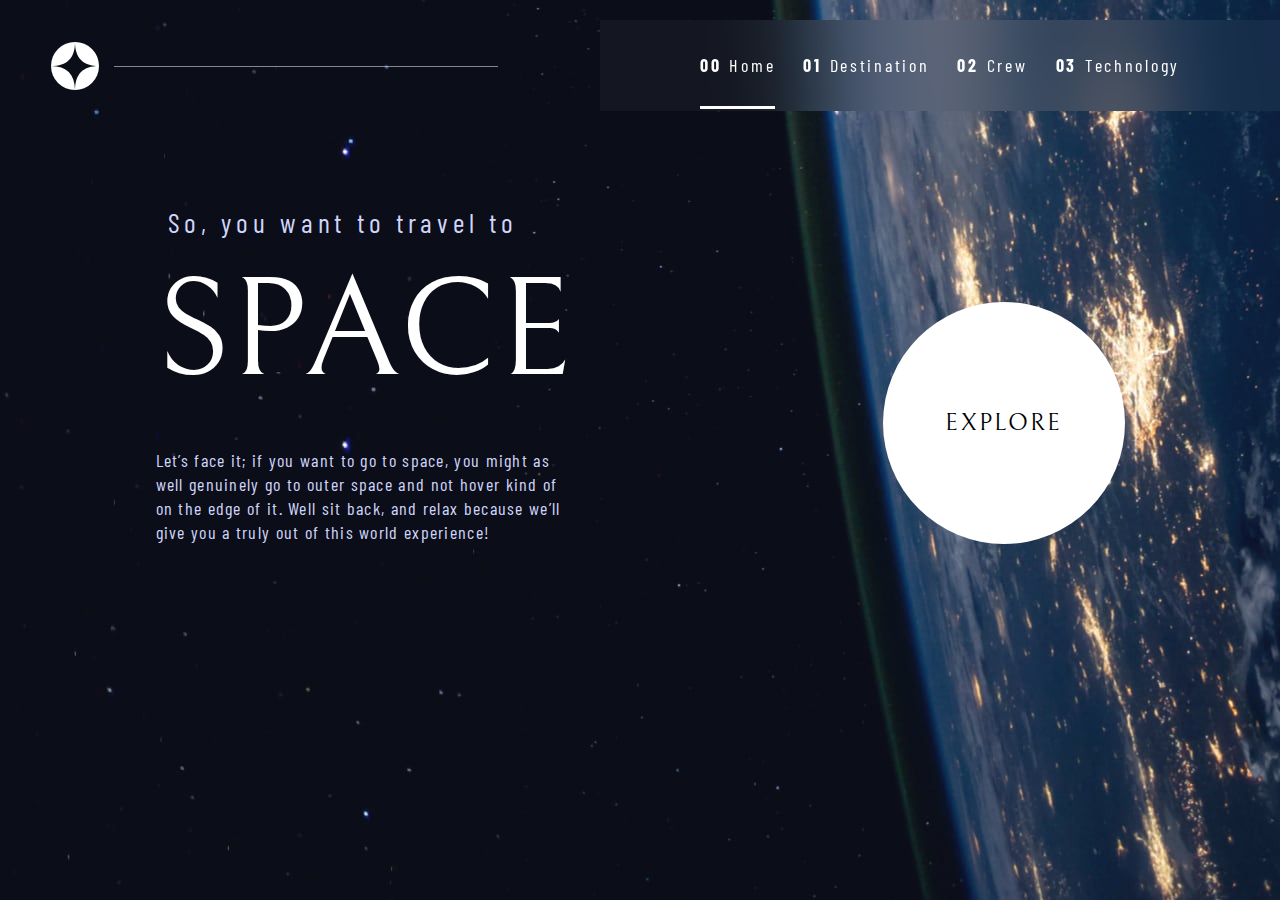
<file: src/index.html>
<!DOCTYPE html>
<html lang="en">
<head>
    <meta charset="UTF-8">
    <meta http-equiv="X-UA-Compatible" content="IE=edge">
    <meta name="viewport" content="width=device-width, initial-scale=1.0">
    <link rel="preconnect" href="https://fonts.googleapis.com">
    <link rel="preconnect" href="https://fonts.gstatic.com" crossorigin>
    <link href="https://fonts.googleapis.com/css2?family=Barlow+Condensed&family=Bellefair&display=swap" rel="stylesheet">
    <link rel="stylesheet" href="main.css">
    <link rel="stylesheet" href="index_css/index.css">
    <script src="script.js" defer></script>
    <title>SpaceTourism</title>
</head>
<body>

    <header>
        <div class="nav-container">
            <div class="logo">
               <a href="index.html"><img src="assets/shared/logo.svg" alt="Space tourism logo"></a>
            </div>
            <div class="mobile-nav-toggle">
                <img data-open-menu src="assets/shared/icon-hamburger.svg" alt="Open mobile menu">
                <img data-close-menu class="hide" src="assets/shared/icon-close.svg" alt="Open mobile menu">
            </div>
            <nav data-menu-list>
                <ul role="list" class="nav-list">
                    <li class="nav-item active"><span class="nav-text">00</span><a class="nav-text" href="index.html">Home</a></li>
                    <li class="nav-item"><span class="nav-text">01</span><a class="nav-text" href="destination.html">Destination</a></li>
                    <li class="nav-item"><span class="nav-text">02</span><a class="nav-text" href="crew.html">Crew</a></li>
                    <li class="nav-item"><span class="nav-text">03</span><a class="nav-text" href="technology.html">Technology</a></li>
                </ul>
            </nav>
        </div>
    </header>

    <main>
        
        <section class="hero-section index-hero">
            <div class="container">
                <p>So, you want to travel to</p>
                <h3>SPACE</h3>
                <p>Let’s face it; if you want to go to space, you might as well genuinely go to 
                    outer space and not hover kind of on the edge of it. Well sit back, and relax 
                    because we’ll give you a truly out of this world experience!</p>
            </div>
            <button class="explore-button">EXPLORE</button>
        </section>
    </main>
    
</body>
</html>
</file>
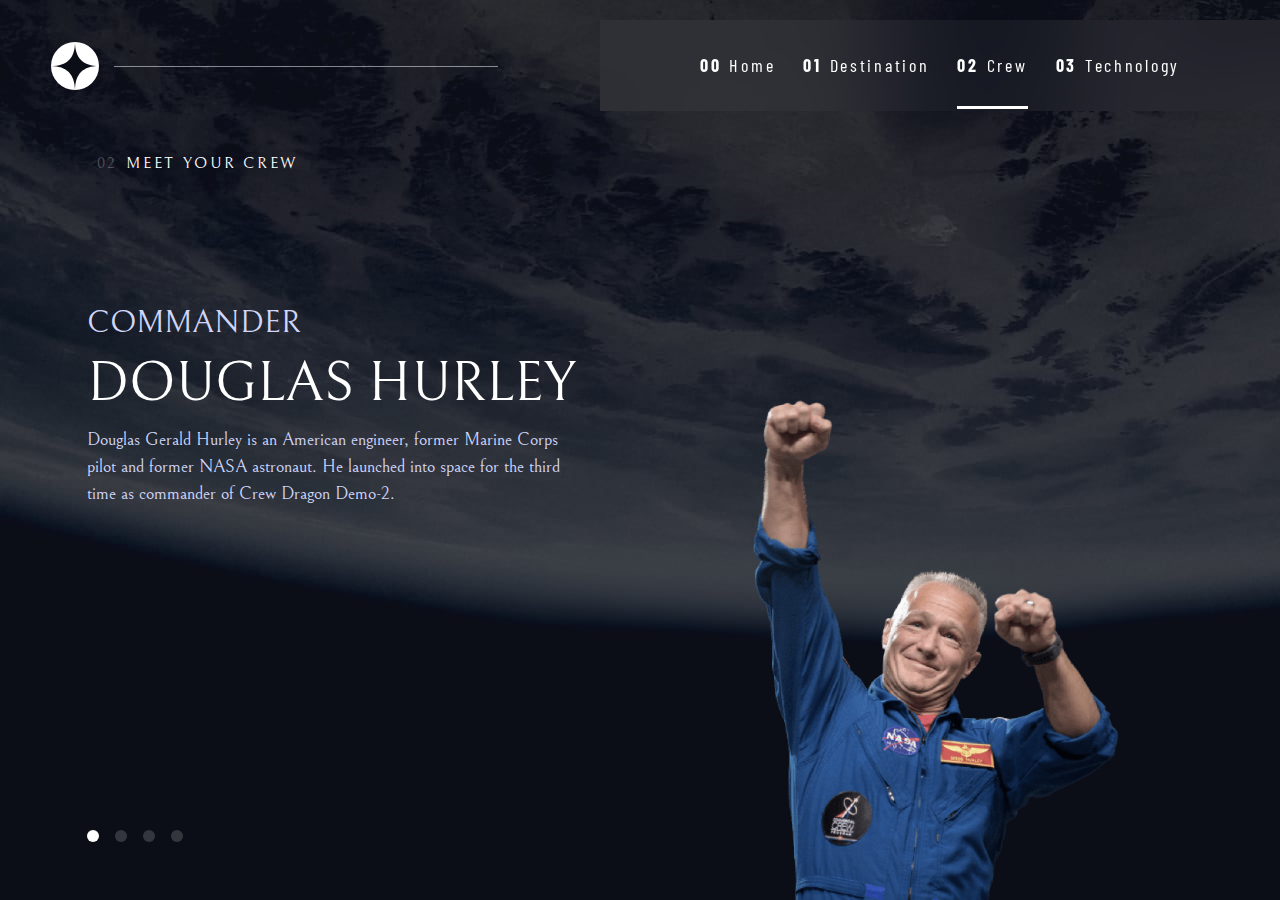
<file: src/crew.html>
<!DOCTYPE html>
<html lang="en">
<head>
    <meta charset="UTF-8">
    <meta http-equiv="X-UA-Compatible" content="IE=edge">
    <meta name="viewport" content="width=device-width, initial-scale=1.0">
    <link rel="preconnect" href="https://fonts.googleapis.com">
    <link rel="preconnect" href="https://fonts.gstatic.com" crossorigin>
    <link href="https://fonts.googleapis.com/css2?family=Barlow+Condensed&family=Bellefair&display=swap" rel="stylesheet">
    <link rel="stylesheet" href="main.css">
    <link rel="stylesheet" href="index_css/index.css">
    <script src="script.js" defer></script>
    <title>SpaceTourism</title>
</head>
<body class="crew-body">

    <header>
        <div class="nav-container">
            <div class="logo">
               <a href="../index.html"><img src="assets/shared/logo.svg" alt="Space tourism logo"></a>
            </div>
            <div class="mobile-nav-toggle">
                <img data-open-menu src="assets/shared/icon-hamburger.svg" alt="Open mobile menu">
                <img data-close-menu class="hide" src="assets/shared/icon-close.svg" alt="Open mobile menu">
            </div>
            <nav data-menu-list>
                <ul role="list" class="nav-list">
                    <li class="nav-item"><span class="nav-text">00</span><a class="nav-text" href="../index.html">Home</a></li>
                    <li class="nav-item"><span class="nav-text">01</span><a class="nav-text" href="destination.html">Destination</a></li>
                    <li class="nav-item active"><span class="nav-text">02</span><a class="nav-text" href="crew.html">Crew</a></li>
                    <li class="nav-item"><span class="nav-text">03</span><a class="nav-text" href="technology.html">Technology</a></li>
                </ul>
            </nav>
        </div>
    </header>

    <main>
        <section class="crew-section">
            <div class="container">
                <div class="text-col">
                    <div class="title"><span>02</span>MEET YOUR CREW</div>
                    <div class="img-col first">
                        <img data-crew-img src="assets/crew/image-douglas-hurley.png" alt="">
                    </div>
                    <div class="person-and-list">
                        <div class="person">
                            <p class="role" data-role>COMMANDER</p>
                            <p class="name" data-name>DOUGLAS HURLEY</p>
                            <p class="main-text" data-crew-text>Douglas Gerald Hurley is an American engineer, former Marine Corps pilot 
                                and former NASA astronaut. He launched into space for the third time as 
                                commander of Crew Dragon Demo-2.
                            </p>
                        </div>
                        
                        <ul class="crew-list" role="list">
                            <li><button class="btn-0 crew-button active"></button></li>
                            <li><button class="btn-1 crew-button"></button></li>
                            <li><button class="btn-2 crew-button"></button></li>
                            <li><button class="btn-3 crew-button"></button></li>
                        </ul>
                    </div>
                </div>

                <div class="img-col last">
                    <img data-crew-img src="assets/crew/image-douglas-hurley.png" alt="">
                </div>
            </div>
        </section>
    </main>
    
</body>
</html>
</file>
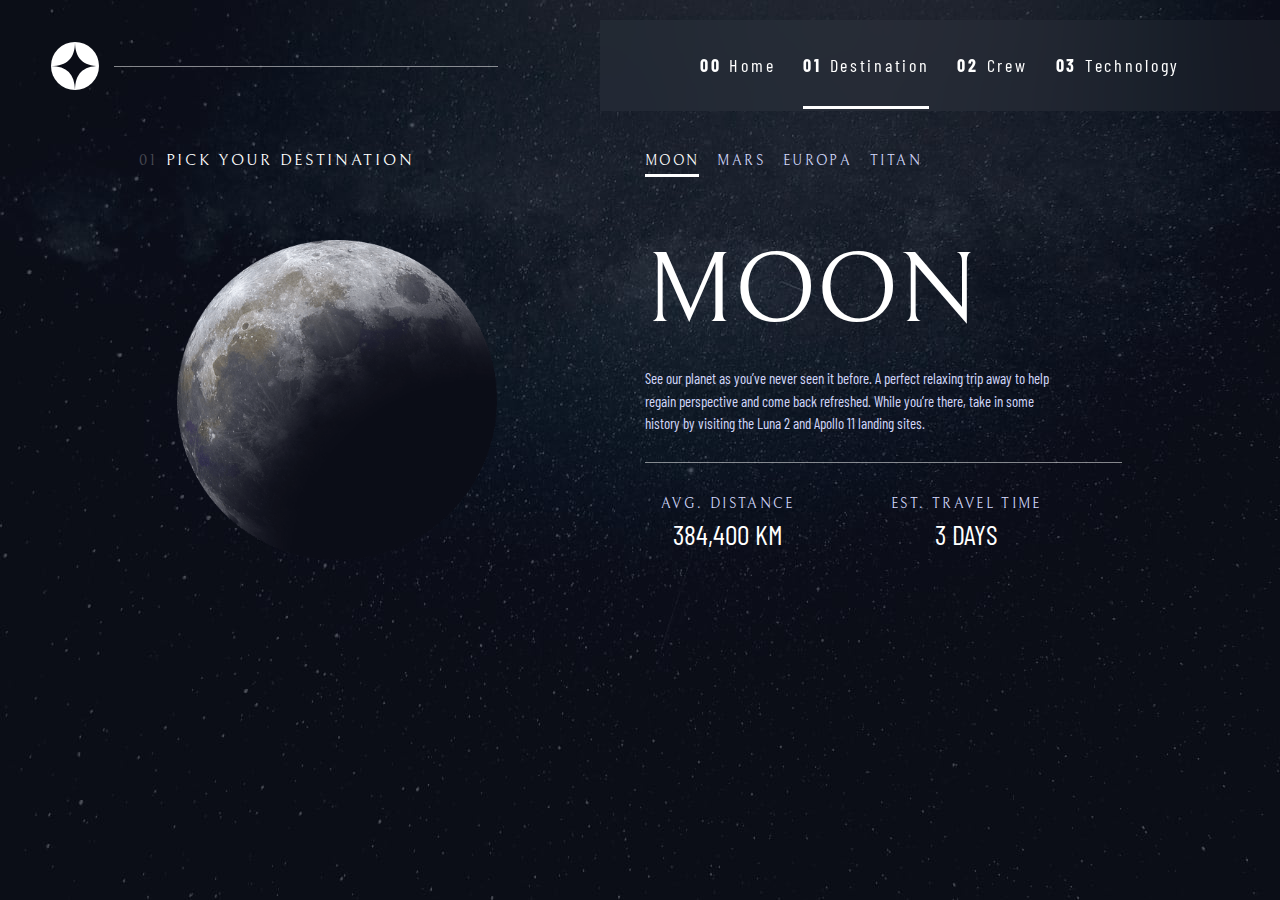
<file: src/destination.html>
<!DOCTYPE html>
<html lang="en">
<head>
    <meta charset="UTF-8">
    <meta http-equiv="X-UA-Compatible" content="IE=edge">
    <meta name="viewport" content="width=device-width, initial-scale=1.0">
    <link rel="preconnect" href="https://fonts.googleapis.com">
    <link rel="preconnect" href="https://fonts.gstatic.com" crossorigin>
    <link href="https://fonts.googleapis.com/css2?family=Barlow+Condensed&family=Bellefair&display=swap" rel="stylesheet">
    <link rel="stylesheet" href="main.css">
    <link rel="stylesheet" href="index_css/index.css">
    <script src="script.js" defer></script>
    <title>SpaceTourism</title>
</head>
<body class="destination-body">

    <header>
        <div class="nav-container">
            <div class="logo">
               <a href="../index.html"><img src="assets/shared/logo.svg" alt="Space tourism logo"></a>
            </div>
            <div class="mobile-nav-toggle">
                <img data-open-menu src="assets/shared/icon-hamburger.svg" alt="Open mobile menu">
                <img data-close-menu class="hide" src="assets/shared/icon-close.svg" alt="Open mobile menu">
            </div>
            <nav data-menu-list>
                <ul role="list" class="nav-list">
                    <li class="nav-item"><span class="nav-text">00</span><a class="nav-text" href="../index.html">Home</a></li>
                    <li class="nav-item active"><span class="nav-text">01</span><a class="nav-text" href="destination.html">Destination</a></li>
                    <li class="nav-item"><span class="nav-text">02</span><a class="nav-text" href="crew.html">Crew</a></li>
                    <li class="nav-item"><span class="nav-text">03</span><a class="nav-text" href="technology.html">Technology</a></li>
                </ul>
            </nav>
        </div>
    </header>

    <main class='destination'>
        
        <section class="hero-section">
            
            <div class="container">
                <h1 class="title"><span>01</span>PICK YOUR DESTINATION</h1>
                <div class="img-container">
                    <img data-planet-img class="planet-img" src="assets/destination/image-moon.png" alt="Moon image">
                </div>
                <ul class="planet-list" role="list">
                    <li class="planet active"><button class="planet-btn">MOON</button></li>
                    <li class="planet"><button class="planet-btn">MARS</button></li>
                    <li class="planet"><button class="planet-btn">EUROPA</button></li>
                    <li class="planet"><button class="planet-btn">TITAN</button></li>
                </ul>
                <div class="planet-data">
                    <div class="planet-info">
                        <div class="planet-header">
                            <h3 class="planet-title" data-planet-name>MOON</h3>
                            <p class="planet-text" data-planet-text>
                                See our planet as you’ve never seen it before. A perfect relaxing trip away to help regain perspective and come back refreshed. While you’re there, take in some history by visiting the Luna 2 and Apollo 11 landing sites.
                            </p>
                        </div>
                        <div class="planet-footer">
                            <div class="distance">
                                <h4>AVG. DISTANCE</h4>
                                <p data-avg-distance>384,400 KM</p>
                            </div>
                            <div class="travel-time">
                                <h4>EST. TRAVEL TIME</h4>
                                <p data-est-travel>3 DAYS</p>
                            </div>
                        </div>
                    </div>
                </div>
                </div>
            </div>
            
        </section>
    </main>
    
</body>
</html>
</file>
<file: src/main.css>
/* Box sizing rules */
*,
*::before,
*::after {
  box-sizing: border-box;
  font: inherit;
}

button, a {
  outline: none;
  border: none;
}

/* Remove default margin */
h1,
h2,
h3,
h4,
p,
figure,
blockquote,
dl,
dd {
  margin: 0;
}

a {
  color: inherit;
  text-decoration: none;
}

/* Remove list styles on ul, ol elements with a list role, which suggests default styling will be removed */
ul[role=list],
ol[role=list] {
  list-style: none;
}

/* Set core root defaults */
html:focus-within {
  scroll-behavior: smooth;
}

/* Set core body defaults */
body {
  min-height: 100vh;
  text-rendering: optimizeSpeed;
  line-height: 1.5;
  margin: 0;
  padding: 0;
  font-family: var(--ff-primary);
  overflow-x: hidden;
  background-image: url("assets/home/background-home-desktop.jpg");
  background-size: cover;
}

body.destination-body {
  background-image: url("assets/destination/background-destination-desktop.jpg");
}

body.crew-body {
  background-image: url("assets/crew/background-crew-desktop.jpg");
}

body.technology-body {
  background-image: url("assets/technology/background-technology-desktop.jpg");
}

@media (max-width: 960px) {
  body {
    background-image: url("assets/home/background-home-tablet.jpg");
  }
  body.destination-body {
    background-image: url("assets/destination/background-destination-tablet.jpg");
  }
  body.crew-body {
    background-image: url("assets/crew/background-crew-tablet.jpg");
  }
  body.technology-body {
    background-image: url("assets/technology/background-technology-tablet.jpg");
  }
}
@media (max-width: 600px) {
  body {
    background-image: url("assets/home/background-home-mobile.jpg");
  }
  body.destination-body {
    background-image: url("assets/destination/background-destination-mobile.jpg");
  }
  body.crew-body {
    background-image: url("assets/crew/background-crew-mobile.jpg");
  }
  body.technology-body {
    background-image: url("assets/technology/background-technology-mobile.jpg");
  }
}
/* Make images easier to work with */
img,
picture {
  max-width: 100%;
  display: block;
}

/* Remove all animations, transitions and smooth scroll for people that prefer not to see them */
@media (prefers-reduced-motion: reduce) {
  html:focus-within {
    scroll-behavior: auto;
  }
  *,
*::before,
*::after {
    -webkit-animation-duration: 0.01ms !important;
            animation-duration: 0.01ms !important;
    -webkit-animation-iteration-count: 1 !important;
            animation-iteration-count: 1 !important;
    transition-duration: 0.01ms !important;
    scroll-behavior: auto !important;
  }
}
.nav-text {
  font-family: var(--ff-barlow-condensed);
  font-size: 20px;
  letter-spacing: 2.7px;
}

.hide {
  display: none;
}

.container {
  width: 88%;
  margin-inline: auto;
}

:root {
  --clr-primary-800: #0B0D17;
  --clr-secondary-900: #FFF;
  --clr-secondary-500: #D0D6F9;
  --ff-primary: "Bellefair", serif;
  --ff-barlow-condensed: "Barlow Condensed", sans-serif;
  --tablet-max-width: 1024px;
  --mobile-max-width: 550px;
  --fs-h1: 150px;
  --fs-h2: 100px;
  --fs-h3: 56px;
  --fs-h4: 32px;
  --fs-h5: 28px;
  --fs-btn-20: 20px;
  --letter-spacing-medium: 2.7px;
}

.nav-container {
  width: 96%;
  margin-inline: auto;
  display: flex;
  justify-content: space-between;
  align-items: center;
}

.nav-item {
  cursor: pointer;
  color: white;
  position: relative;
  width: -webkit-fit-content;
  width: -moz-fit-content;
  width: fit-content;
}

.nav-item::after, .nav-item:hover::after, .nav-item:focus-within::after {
  content: "";
  width: 100%;
  height: 3px;
  background: #FFFFFF;
  mix-blend-mode: normal;
  opacity: 0;
  position: absolute;
  left: 0;
  top: 200%;
  transition: opacity 300ms ease-in-out;
  z-index: 999;
}

.nav-item:hover::after, .nav-item:focus-within::after {
  opacity: 0.5;
}

.nav-item.active::after {
  opacity: 1;
}

.mobile-nav-toggle {
  display: none;
}

span.nav-text {
  font-weight: bold;
  margin-right: 1ch;
}

@media (max-width: 640px) {
  .nav-item::after, .nav-item:hover::after, .nav-item:focus-within::after {
    top: 100%;
  }
  nav {
    z-index: 100;
    transform: translateX(100%);
    transition: all 300ms ease-in-out;
    position: fixed;
    height: calc(100vh + 15px);
    top: -15px;
    right: 0;
    width: 65%;
    background-color: rgba(255, 255, 255, 0.04);
    -webkit-backdrop-filter: blur(40.7742px);
            backdrop-filter: blur(40.7742px);
  }
  nav.opened {
    transform: translateX(0);
  }
  .nav-container {
    padding: 20px;
  }
  .mobile-nav-toggle {
    cursor: pointer;
    z-index: 999;
    display: block;
  }
  .nav-item {
    margin: 25px;
  }
  .nav-item:first-child {
    margin-top: 35%;
  }
}
@media (min-width: 640px) {
  .nav-container {
    float: right;
    margin: 0;
  }
  .nav-list {
    display: flex;
    gap: 2em;
    background-color: rgba(255, 255, 255, 0.04);
    -webkit-backdrop-filter: blur(40.7742px);
            backdrop-filter: blur(40.7742px);
    color: white;
    font-size: 14px;
    padding: 32px 22px;
  }
  .nav-container {
    margin-top: -20px;
  }
}
@media (min-width: 960px) {
  .nav-container {
    margin-top: 20px;
  }
  .nav-list {
    padding: 32px 100px;
    margin: 0;
  }
  .nav-text {
    font-size: 18px;
  }
  .logo {
    position: relative;
  }
  .logo::after {
    content: "";
    background-color: #FFF;
    height: 1px;
    width: 30vw;
    top: 50%;
    left: 130%;
    position: absolute;
    opacity: 0.5;
    z-index: 111;
  }
}
@media (min-width: 640px) and (max-width: 960px) {
  .nav-text:not(a) {
    display: none;
  }
  .nav-list {
    padding: 32px 60px;
  }
}/*# sourceMappingURL=main.css.map */
</file>
<file: src/index_css/index.css>
.hero-section .container {
  display: flex;
  flex-direction: column;
  align-items: center;
  color: white;
  gap: 10px;
  text-align: center;
  width: 88%;
}
.hero-section .container p {
  font-family: var(--ff-barlow-condensed);
  color: #D0D6F9;
}
.hero-section .container p:first-child {
  letter-spacing: var(--letter-spacing-medium);
  letter-spacing: 4.72px;
  margin-top: 1vh;
}
.hero-section .container h3 {
  font-size: var(--fs-h3);
}

.explore-button {
  cursor: pointer;
  z-index: 0;
  border-radius: 50%;
  width: 150px;
  height: 150px;
  background-color: white;
  display: flex;
  align-items: center;
  justify-content: center;
  margin-inline: auto;
  margin-top: 62px;
  border: none;
  outline: none;
  position: relative;
  letter-spacing: 2px;
  font-size: var(--fs-btn-20);
  font-family: var(--ff-primary);
  isolation: isolate;
}
.explore-button:hover::after, .explore-button:focus-within::after, .explore-button:after {
  content: "";
  position: absolute;
  left: 50%;
  top: 50%;
  transform: translate(-50%, -50%);
  background-color: #fff;
  opacity: 0;
  mix-blend-mode: normal;
  z-index: -1;
  border-radius: 50%;
  width: 150%;
  height: 150%;
  transform-origin: 0% 0%;
  scale: 0.65;
  transition: 300ms ease-in-out;
}
.explore-button:hover::after, .explore-button:focus-within::after {
  opacity: 0.1;
  scale: 1;
}

@media (min-width: 640px) {
  .hero-section.index-hero .container {
    width: 50%;
    gap: 3px;
  }
  .hero-section.index-hero .container h3 {
    font-size: 100px;
  }
  .hero-section.index-hero .container p:first-child {
    margin-top: 5vh;
    font-size: 20px;
  }
  .explore-button {
    width: 200px;
    height: 200px;
    font-size: 22px;
  }
}
@media (min-width: 960px) {
  .hero-section.index-hero {
    display: flex;
    align-items: flex-end;
    justify-content: space-between;
    width: 100%;
    margin-inline: auto;
    padding: 10vh 0;
    margin: 0;
  }
  .hero-section.index-hero .container {
    display: flex;
    flex-direction: column;
    align-items: start;
    color: white;
    gap: 0;
    width: -webkit-min-content;
    width: -moz-min-content;
    width: min-content;
  }
  .hero-section.index-hero .container h3 {
    font-size: 140px;
    margin: 0;
    padding: 0;
  }
  .hero-section.index-hero .container p:first-child {
    font-size: 28px;
    margin: 0 0 -15px 1ch;
  }
  .hero-section.index-hero .container p {
    text-align: left;
  }
  .hero-section.index-hero .container p:last-child {
    font-size: 18px;
    line-height: 24px;
    letter-spacing: 1.3px;
    margin-top: 10px;
  }
  .explore-button {
    width: 242px;
    height: 242px;
    font-size: 24px;
  }
}
.destination .container {
  display: grid;
  width: 94%;
  margin-inline: auto;
  grid-template-columns: 1;
  place-items: center;
  place-content: center;
}
.destination .planet-img {
  width: 170px;
  height: 170px;
  margin-inline: auto;
}
.destination .planet-list {
  width: -webkit-fit-content;
  width: -moz-fit-content;
  width: fit-content;
  padding: 0;
  display: flex;
  align-items: center;
  gap: 18px;
}
.destination .planet-list * {
  flex: 1;
}
.destination .planet-footer {
  padding: 20px 0;
  width: 100%;
  position: relative;
}
.destination .planet-footer::after {
  content: "";
  background-color: white;
  width: 100%;
  height: 1px;
  opacity: 0.5;
  position: absolute;
  left: 0;
  bottom: 100%;
}
.destination .distance, .destination .travel-time {
  display: flex;
  flex-direction: column;
  align-items: center;
  gap: 6px;
  padding: 16px;
}
.destination .distance h4, .destination .travel-time h4 {
  color: #D0D6F9;
  font-size: 14px;
  letter-spacing: 2.36px;
  line-height: 16.8px;
}
.destination .distance p, .destination .travel-time p {
  font-size: 28px;
  line-height: 32.09px;
  color: #fff;
}
.destination .planet button {
  background: none;
  border: none;
  outline: none;
  padding: 0;
  letter-spacing: 2.3625px;
  color: #D0D6F9;
  font-size: 14px;
  cursor: pointer;
  position: relative;
  width: -webkit-fit-content;
  width: -moz-fit-content;
  width: fit-content;
}
.destination .planet.active > .planet-btn {
  color: white;
}
.destination .planet .planet-btn::after, .destination .planet .planet-btn:hover::after, .destination .planet .planet-btn:focus-within::after {
  content: "";
  width: 100%;
  height: 3px;
  background: #FFFFFF;
  mix-blend-mode: normal;
  opacity: 0;
  position: absolute;
  left: 0;
  top: 110%;
  transition: opacity 300ms ease-in-out;
  z-index: 999;
}
.destination .planet .planet-btn:hover::after, .destination .planet .planet-btn:focus-within::after {
  opacity: 0.5;
}
.destination .planet.active > .planet-btn::after {
  opacity: 1;
}
.destination .planet-text {
  max-width: 85%;
  margin-inline: auto;
  text-align: center;
  margin-bottom: 15px;
  font-family: var(--ff-barlow-condensed);
  font-size: 15px;
  margin-top: -1ch;
}
.destination .planet-title {
  margin-top: -2px;
  font-size: 56px;
}
.destination [data-avg-distance], .destination [data-est-travel] {
  font-size: 28px;
  font-family: var(--ff-primary);
  line-height: 32.09px;
}
@media (min-width: 600px) {
  .destination .planet-footer {
    padding: 30px;
    display: flex;
    align-items: center;
    justify-content: space-around;
    width: 100%;
    position: relative;
  }
  .destination .planet-footer::after {
    content: "";
    background-color: white;
    width: 100%;
    height: 1px;
    opacity: 0.5;
    position: absolute;
    left: 0;
    bottom: 90%;
  }
  .destination .planet-text {
    width: 60%;
    margin-top: 0;
  }
}
@media (min-width: 960px) {
  .destination .container {
    grid-template-columns: repeat(2, 1fr);
    grid-template-rows: 98px 1fr;
    grid-template-areas: "title list" "img textField";
  }
  .destination .title {
    grid-area: title;
    position: relative;
    right: 60px;
  }
  .destination .img-container {
    grid-area: img;
  }
  .destination .img-container img {
    width: 72%;
    height: 72%;
  }
  .destination .planet-data {
    grid-area: textField;
  }
  .destination .planet-info {
    display: flex;
    flex-direction: column;
    align-items: start;
  }
  .destination .planet-header {
    display: flex;
    flex-direction: column;
    align-items: start;
  }
  .destination h3.planet-title {
    font-size: 100px;
    text-align: left;
  }
  .destination .planet-footer {
    padding: 30px 0 15px;
    justify-content: start;
    width: 80%;
  }
  .destination .planet-footer .travel-time {
    margin: auto;
  }
  .destination .planet-list {
    grid-area: list;
    justify-self: start;
  }
  .destination .planet-text {
    text-align: left;
    padding: 0;
    width: 70%;
    margin-left: 0;
  }
}

.crew-section .container {
  height: calc(100vh - 111px);
  width: 88%;
  margin-inline: auto;
  display: flex;
  align-items: end;
  justify-content: center;
  gap: 6vh;
}
.crew-section .text-col {
  display: flex;
  flex-direction: column;
  align-items: start;
  justify-content: space-between;
  gap: 120px;
  padding: 30px 10px 35px;
  height: 100%;
  color: white;
  flex: 1;
}
.crew-section .img-col {
  flex: 0.75;
}
.crew-section .img-col img {
  max-height: 500px;
}
.crew-section .person-and-list {
  display: flex;
  flex-direction: column;
  align-items: start;
  justify-content: space-between;
  flex-grow: 1;
}
.crew-section .person {
  display: flex;
  flex-direction: column;
  align-items: start;
}
.crew-section .name {
  font-size: 56px;
}
.crew-section .role, .crew-section .main-text {
  color: #D0D6F9;
}
.crew-section .role {
  font-size: 32px;
  line-height: 36.67px;
}
.crew-section .main-text {
  font-size: 18px;
  width: 488px;
}
.crew-section .crew-list {
  display: flex;
  gap: 16px;
  padding: 0;
}
.crew-section .crew-button {
  width: 12px;
  height: 12px;
  border-radius: 50%;
  padding: 0;
  background: #FFFFFF;
  mix-blend-mode: normal;
  opacity: 0.17;
  transition: opacity 250ms linear;
}
.crew-section .crew-button:hover, .crew-section .crew-button:focus {
  opacity: 0.5;
}
.crew-section .crew-button.active {
  opacity: 1;
}
.crew-section .img-col.first {
  display: none;
}
@media (max-width: 960px) {
  .crew-section .container {
    display: block;
    width: 92%;
    height: auto;
  }
  .crew-section .text-col {
    gap: 60px;
    padding: 15px;
  }
  .crew-section .person-and-list {
    align-items: center;
    margin-inline: auto;
    text-align: center;
  }
  .crew-section .person {
    align-items: center;
    width: 80%;
    gap: 5px;
  }
  .crew-section .crew-list {
    margin-top: 30px;
  }
  .crew-section .role {
    font-size: 24px;
    line-height: 27.5px;
  }
  .crew-section .main-text {
    width: 90%;
    font-size: 16px;
  }
  .crew-section .name {
    font-size: 40px;
  }
  .crew-section .img-col.last {
    margin-top: 15px;
    width: 100%;
    display: flex;
    justify-content: center;
  }
}
@media (max-width: 640px) {
  .crew-section .img-col.first {
    margin: 15px 0 0;
    border-bottom: 1px solid rgba(255, 255, 255, 0.5);
    display: flex;
    justify-content: center;
    width: 100%;
  }
  .crew-section .img-col.first img {
    height: 340px;
    width: auto;
  }
  .crew-section .img-col:last-child {
    display: none;
  }
  .crew-section .text-col {
    gap: 20px;
    align-items: center;
  }
  .crew-section .person-and-list {
    flex-direction: column-reverse;
    gap: 32px;
  }
  .crew-section .person {
    align-items: center;
    width: 95%;
    gap: 5px;
  }
  .crew-section .crew-list {
    margin-top: 30px;
  }
  .crew-section .role {
    font-size: 16px;
    line-height: 18.34px;
  }
  .crew-section .main-text {
    width: 100%;
    font-size: 15px;
  }
  .crew-section .name {
    font-size: 24px;
  }
}

.tech-section .container {
  display: flex;
  align-items: center;
  justify-content: space-between;
  flex-direction: column;
  width: 100%;
  padding: 0 0 30px;
  color: white;
  margin-top: -5px;
}
.tech-section .desktop-img-wrapper {
  display: none;
}
.tech-section .mobile-img-wrapper {
  padding: 10px 0;
}
.tech-section .mobile-img {
  max-width: unset;
  width: 101vw;
  height: auto;
  margin: 0;
  padding: 0;
  -o-object-fit: cover;
     object-fit: cover;
  background-size: cover;
}
.tech-section .tech-list {
  display: flex;
  align-items: center;
  justify-content: center;
  gap: 12px;
  padding: 0;
}
.tech-section .tech-btn {
  cursor: pointer;
  background: none;
  width: 50px;
  height: 50px;
  border-radius: 50%;
  border: 1px solid rgba(255, 255, 255, 0.25);
  mix-blend-mode: normal;
  color: white;
  font-size: 20px;
  text-align: center;
  display: flex;
  align-items: center;
  justify-content: center;
  transition: all 300ms linear;
  padding: 2px 0 0;
}
.tech-section .tech-btn:hover, .tech-section .tech-btn:focus {
  border: 1px solid white;
}
.tech-section .tech-btn.active {
  background-color: white;
  color: black;
  opacity: 1;
}
.tech-section .subhead, .tech-section .main-text {
  color: #D0D6F9;
  font-family: var(--ff-barlow-condensed);
}
.tech-section .subhead {
  font-size: 14px;
  text-align: center;
  letter-spacing: 3px;
  margin-top: 8px;
  text-transform: uppercase;
}
.tech-section .heading {
  text-align: center;
  font-size: 24px;
  margin-top: 6px;
  text-transform: uppercase;
}
.tech-section .main-text {
  font-size: 15px;
  line-height: 25px;
  text-align: center;
  letter-spacing: 1.24px;
  margin-top: 4px;
}
.tech-section .text-col {
  width: 92%;
  margin-inline: auto;
  display: flex;
  flex-direction: column;
  align-items: center;
}
@media (min-width: 650px) {
  .tech-section .title {
    font-size: 20px;
    align-self: flex-start;
    margin: 10px 3vw 0;
  }
  .tech-section .mobile-img-wrapper {
    padding: 45px;
  }
  .tech-section .tech-list {
    gap: 20px;
  }
  .tech-section .subhead, .tech-section .main-text {
    font-size: 16px;
    line-height: 28px;
  }
  .tech-section .text-col {
    width: 60vw;
  }
  .tech-section .main-text {
    margin-top: 8px;
  }
  .tech-section .heading {
    margin-top: 12px;
  }
}
@media (min-width: 960px) {
  .tech-section .container {
    display: grid;
    grid-template-columns: 10fr 1fr 4fr;
    grid-template-areas: "text-col . img-col";
    width: 94%;
    float: right;
    height: calc(100vh - 109px);
    padding: 30px 0 50px;
  }
  .tech-section .mobile-img-wrapper {
    display: none;
  }
  .tech-section .desktop-img-wrapper {
    display: block;
    grid-area: img-col;
  }
  .tech-section .text-and-list, .tech-section .title {
    grid-area: text-col;
  }
  .tech-section .text-and-list {
    display: flex;
    align-items: center;
    gap: 80px;
    align-self: end;
  }
  .tech-section .tech-list {
    flex-direction: column;
    gap: 25px;
  }
  .tech-section .tech-btn {
    width: 60px;
    height: 60px;
  }
  .tech-section .text-col {
    align-items: flex-start;
    margin: 0;
    width: 470px;
  }
  .tech-section .main-text {
    width: 100%;
    text-align: left;
    margin: 0;
  }
  .tech-section .heading {
    font-size: 56px;
    text-align: left;
    margin: 0;
  }
  .tech-section .subhead {
    font-size: 14px;
    margin: 0;
  }
  .tech-section .title {
    margin: 0;
  }
}

.title {
  padding: 10px;
  letter-spacing: 2.7px;
}
.title span {
  margin-right: 1ch;
  mix-blend-mode: normal;
  opacity: 0.25;
}

.animation-class {
  -webkit-animation: pulseOpacity 400ms ease-in-out forwards;
          animation: pulseOpacity 400ms ease-in-out forwards;
}

@-webkit-keyframes pulseOpacity {
  0% {
    opacity: 1;
  }
  50% {
    opacity: 0;
    scale: 0.85;
  }
  100% {
    opacity: 1;
    scale: 1;
  }
}

@keyframes pulseOpacity {
  0% {
    opacity: 1;
  }
  50% {
    opacity: 0;
    scale: 0.85;
  }
  100% {
    opacity: 1;
    scale: 1;
  }
}/*# sourceMappingURL=index.css.map */
</file>
